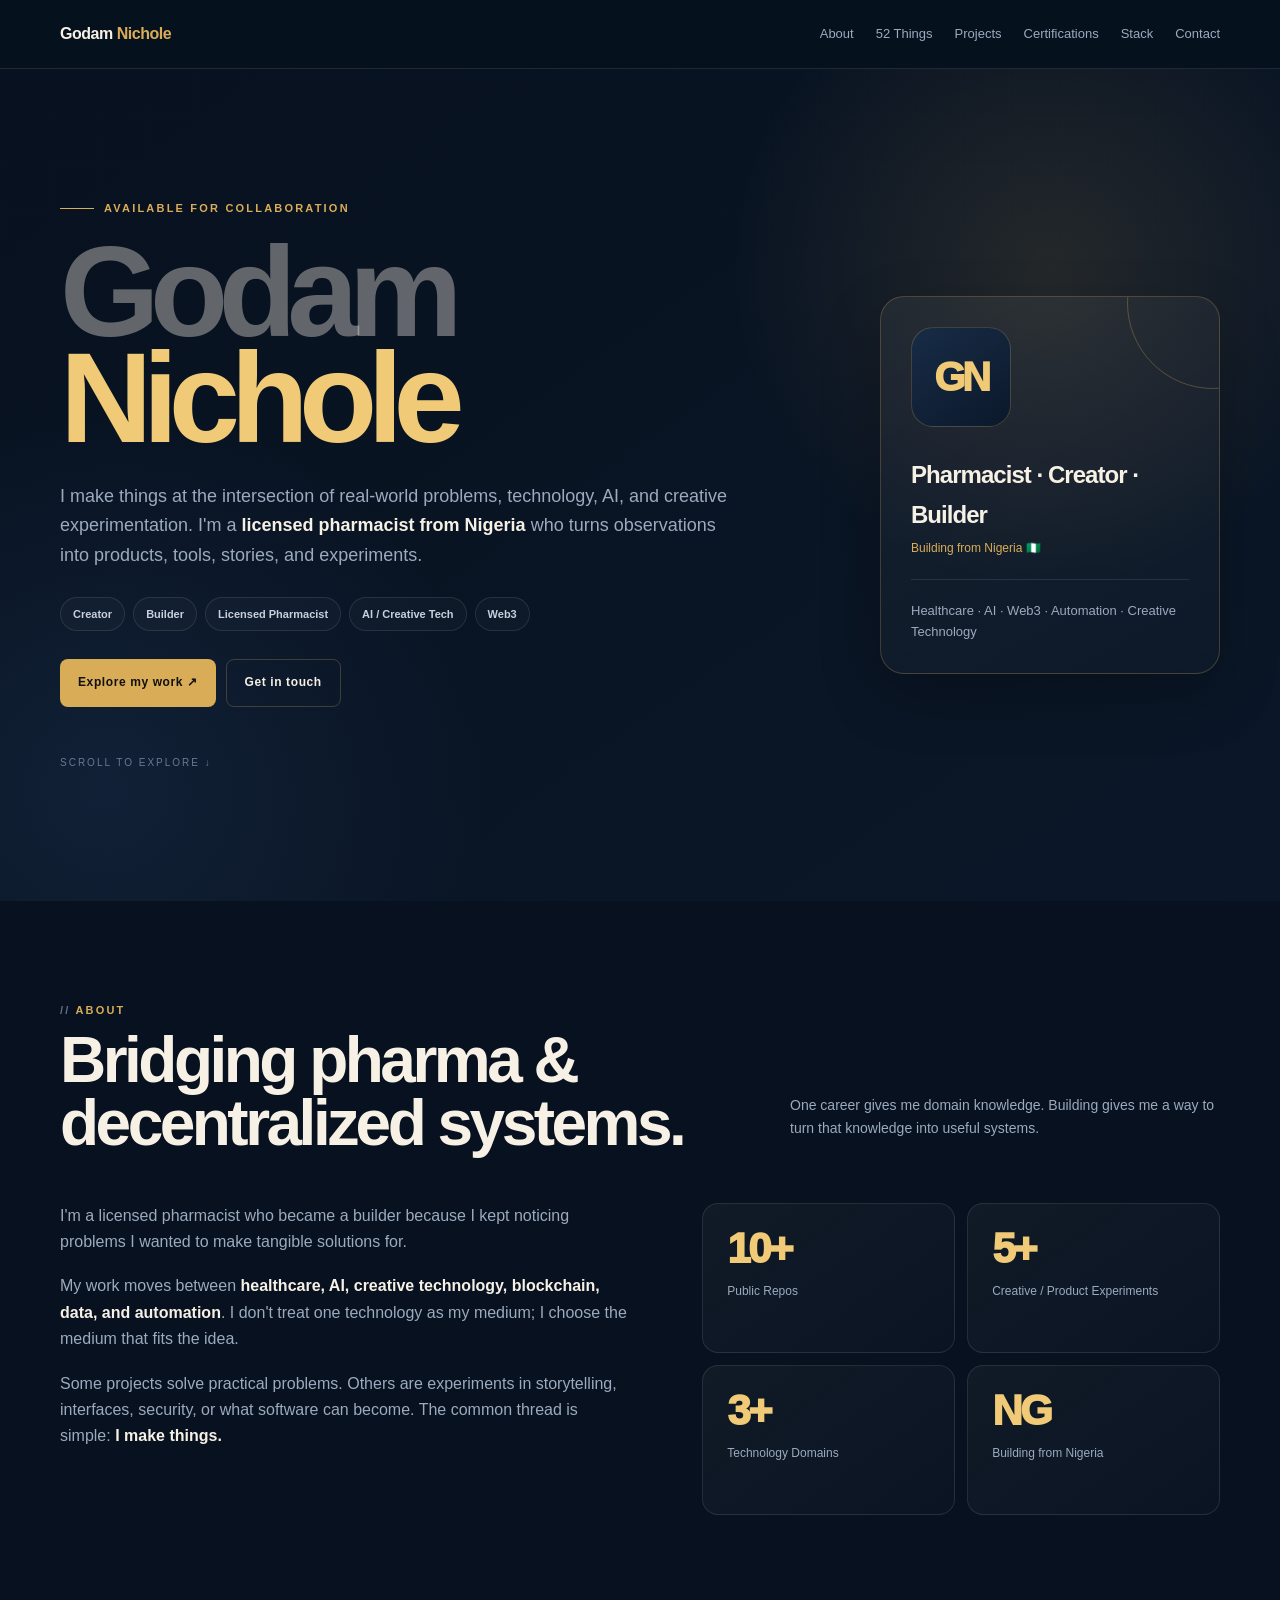
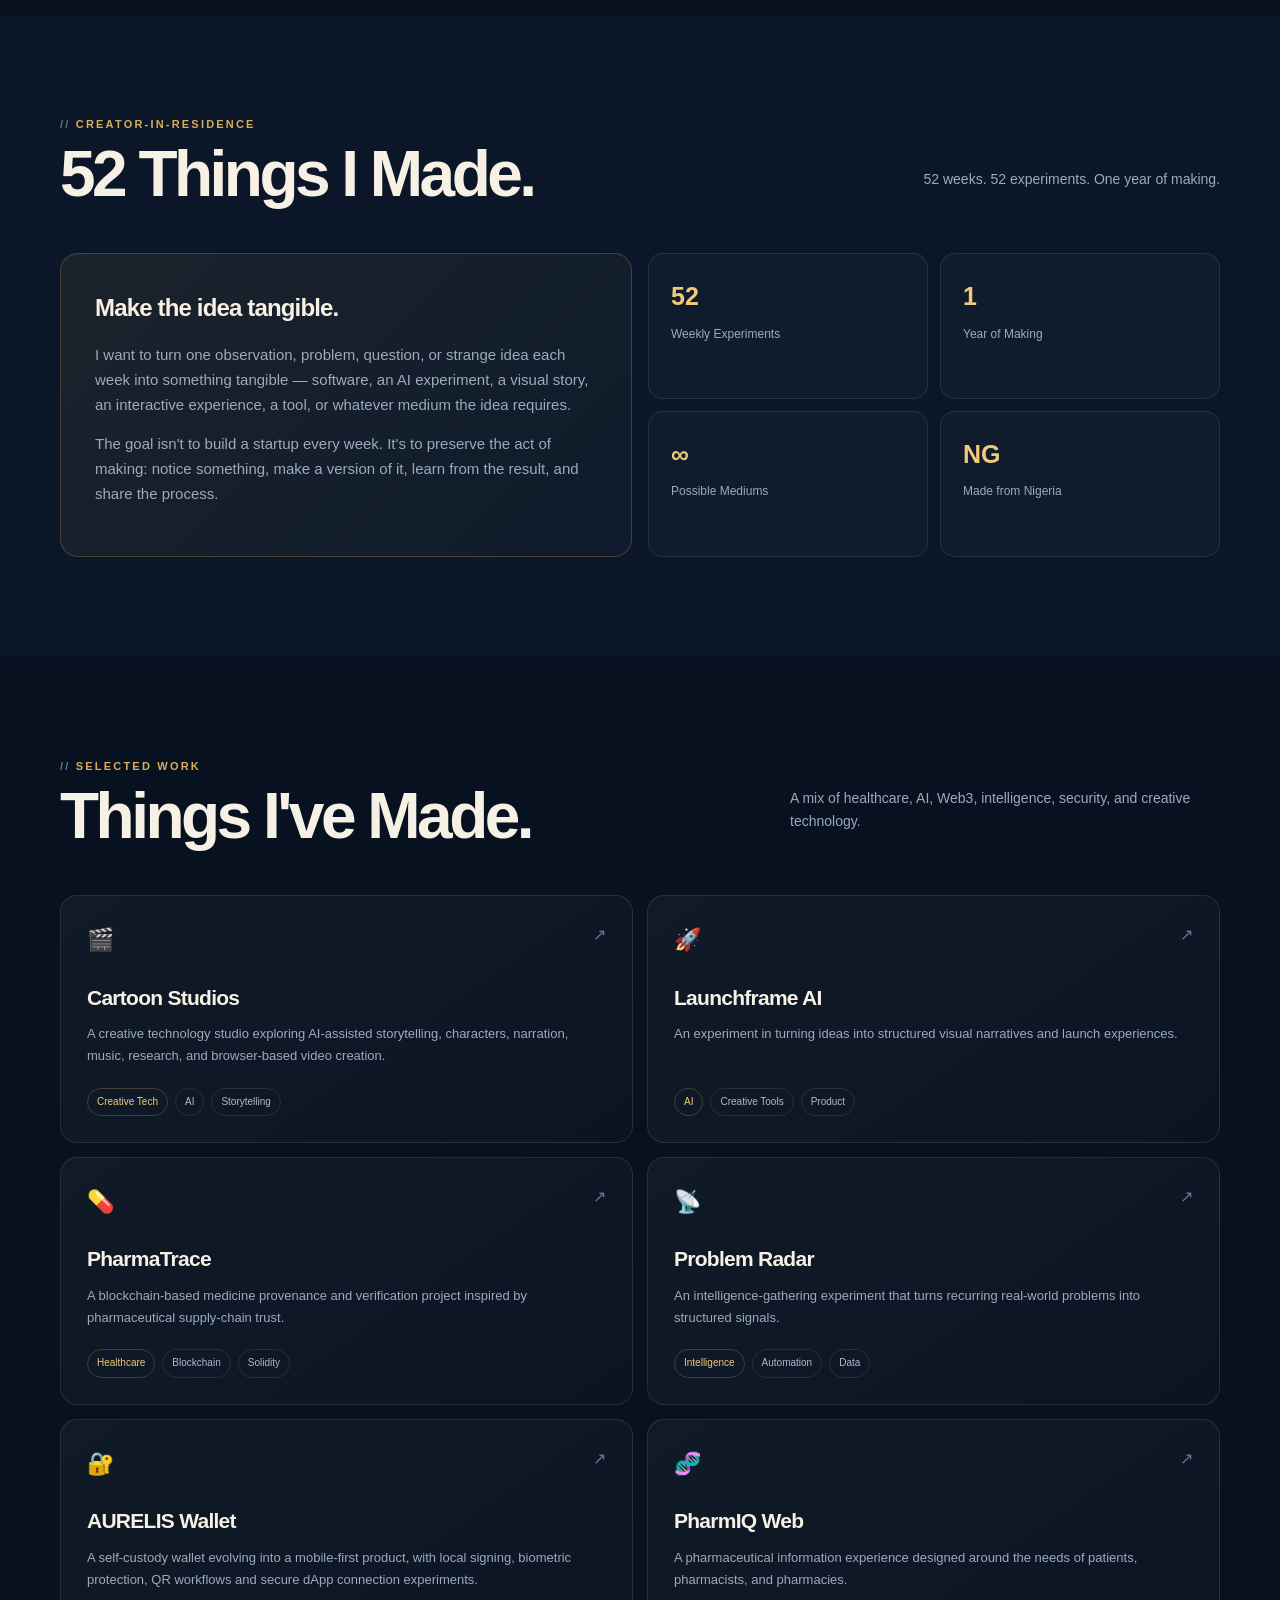
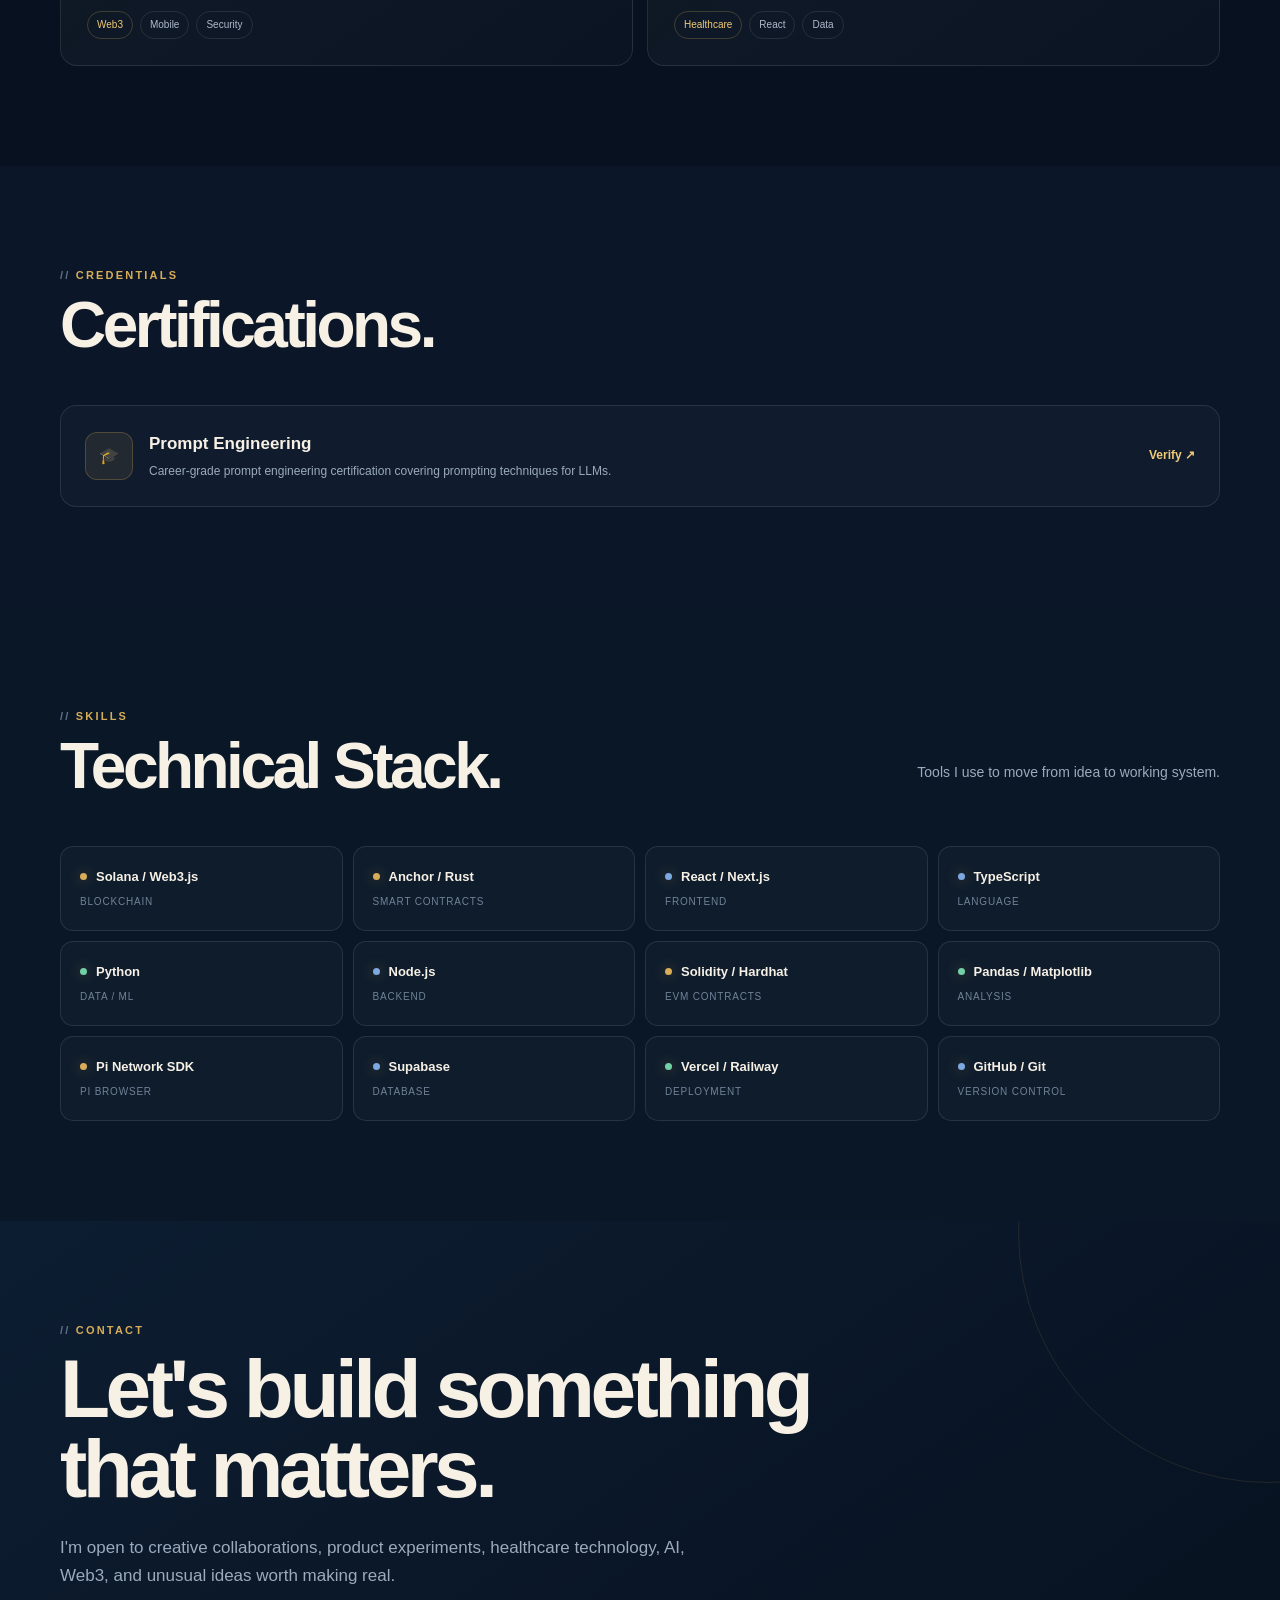
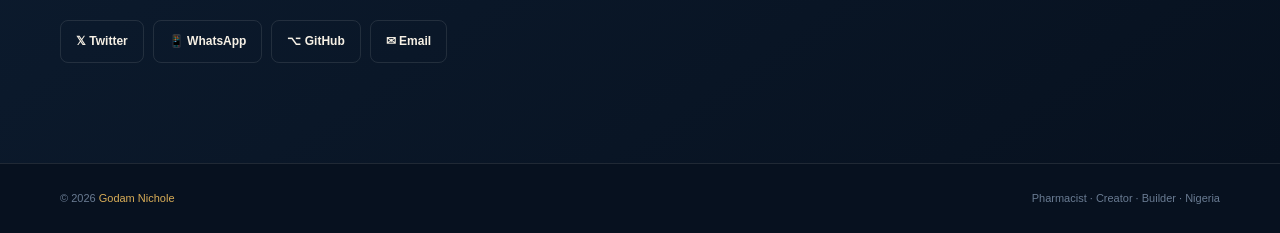
<file: index.html>
<!doctype html>
<html lang="en">
<head>
<!-- Safari-safe: single-file portfolio; no external runtime dependencies. -->
<meta charset="utf-8">
<meta name="viewport" content="width=device-width,initial-scale=1,viewport-fit=cover">
<meta name="theme-color" content="#07111f">
<meta name="description" content="Godam Nichole — Pharmacist, creator and builder working across AI, Web3, automation and healthcare technology.">
<meta name="apple-mobile-web-app-capable" content="yes">
<meta name="apple-mobile-web-app-status-bar-style" content="black-translucent">
<meta name="apple-mobile-web-app-title" content="Godam Nichole">
<title>Godam Nichole — Pharmacist · Creator · Builder</title>
<style>
:root{--bg:#07111f;--bg2:#0b1728;--panel:#0e1d31;--panel2:#12243b;--cream:#f6f0e5;--muted:#9baabd;--gold:#d9ad57;--gold2:#f0ca76;--green:#72d0a6;--blue:#7da8e0;--line:rgba(246,240,229,.105);--line2:rgba(217,173,87,.25);--shadow:0 22px 60px rgba(0,0,0,.24)}
*{box-sizing:border-box}
html{scroll-behavior:smooth;background:var(--bg)}
body{margin:0;background:var(--bg);color:var(--cream);font-family:-apple-system,BlinkMacSystemFont,"Segoe UI",Roboto,Helvetica,Arial,sans-serif;line-height:1.65;-webkit-text-size-adjust:100%;text-rendering:optimizeLegibility}
a{color:inherit;text-decoration:none}
::selection{background:var(--gold);color:#101010}
.skip{position:absolute;left:-9999px}.skip:focus{left:16px;top:16px;z-index:99;background:var(--gold);color:#111;padding:10px 14px;border-radius:7px}
.container{width:min(1160px,calc(100% - 40px));margin:auto}
nav{position:sticky;top:0;z-index:20;border-bottom:1px solid var(--line);background:rgba(7,17,31,.94);-webkit-backdrop-filter:blur(18px);backdrop-filter:blur(18px)}
.nav-inner{width:min(1160px,calc(100% - 40px));min-height:68px;margin:auto;display:flex;align-items:center;justify-content:space-between;gap:24px}
.logo{font-weight:900;letter-spacing:-.03em}.logo em{font-style:normal;color:var(--gold)}
.nav-links{display:flex;gap:22px;list-style:none;margin:0;padding:0;color:var(--muted);font-size:13px}.nav-links a{transition:color .2s ease}.nav-links a:hover{color:var(--gold2)}
.hero{position:relative;overflow:hidden;min-height:calc(100svh - 68px);display:flex;align-items:center;background:radial-gradient(circle at 82% 24%,rgba(217,173,87,.13),transparent 26%),radial-gradient(circle at 8% 86%,rgba(77,123,190,.12),transparent 28%),linear-gradient(145deg,var(--bg),var(--bg2))}
.hero:before{content:"";position:absolute;inset:0;opacity:.24;background-image:linear-gradient(rgba(255,255,255,.025) 1px,transparent 1px),linear-gradient(90deg,rgba(255,255,255,.025) 1px,transparent 1px);background-size:48px 48px;mask-image:linear-gradient(to bottom,black,transparent 82%)}
.hero-inner{position:relative;z-index:1;width:min(1160px,calc(100% - 40px));margin:auto;padding:90px 0;display:grid;grid-template-columns:minmax(0,1.25fr) minmax(260px,.75fr);gap:70px;align-items:center}
.eyebrow{display:flex;align-items:center;gap:10px;color:var(--gold);font-size:11px;font-weight:900;letter-spacing:.2em;text-transform:uppercase}.eyebrow:before{content:"";width:34px;height:1px;background:var(--gold)}
h1{font-size:clamp(62px,10vw,128px);line-height:.83;letter-spacing:-.075em;margin:22px 0 30px;font-weight:900}
.h1-muted{color:rgba(246,240,229,.38)}.h1-gold{color:var(--gold2)}
.hero-copy{max-width:690px;color:var(--muted);font-size:18px}.hero-copy strong{color:var(--cream)}
.roles{display:flex;flex-wrap:wrap;gap:8px;margin:26px 0}.pill{border:1px solid var(--line);background:rgba(255,255,255,.025);padding:7px 12px;border-radius:999px;color:#c7d0dc;font-size:11px;font-weight:700}
.actions{display:flex;flex-wrap:wrap;gap:10px;margin-top:28px}.btn{display:inline-flex;align-items:center;justify-content:center;padding:13px 18px;border-radius:8px;font-size:12px;font-weight:900;letter-spacing:.05em;transition:transform .2s ease,border-color .2s ease,background .2s ease}.btn:hover{transform:translateY(-2px)}.primary{background:var(--gold);color:#111}.primary:hover{background:var(--gold2)}.secondary{border:1px solid var(--line2);color:var(--cream)}
.identity{justify-self:end;width:min(340px,100%);position:relative}.identity-card{position:relative;padding:30px;border:1px solid var(--line2);border-radius:24px;background:linear-gradient(150deg,rgba(255,255,255,.055),rgba(255,255,255,.015));box-shadow:var(--shadow);overflow:hidden}.identity-card:after{content:"";position:absolute;width:170px;height:170px;right:-80px;top:-80px;border-radius:50%;border:1px solid rgba(217,173,87,.3)}
.monogram{width:100px;height:100px;border-radius:22px;display:grid;place-items:center;border:1px solid var(--line2);background:linear-gradient(145deg,#182c47,#0b182a);color:var(--gold2);font-size:40px;font-weight:950;letter-spacing:-.08em;margin-bottom:28px}
.identity-name{font-size:24px;font-weight:900;letter-spacing:-.04em}.identity-role{color:var(--gold);font-size:12px;margin-top:5px}.identity-note{color:var(--muted);font-size:13px;margin-top:20px;padding-top:20px;border-top:1px solid var(--line)}
.scroll-note{margin-top:48px;color:#687991;font-size:10px;letter-spacing:.2em;text-transform:uppercase}
.section{padding:100px 0}.section.alt{background:var(--bg2)}.section.dark2{background:#091727}
.section-head{display:flex;justify-content:space-between;align-items:end;gap:30px;margin-bottom:48px}.section-kicker{color:var(--gold);font-size:11px;font-weight:900;letter-spacing:.2em;text-transform:uppercase}.section-kicker:before{content:"// ";color:#62748b}h2{font-size:clamp(38px,5vw,64px);line-height:.98;letter-spacing:-.055em;margin:10px 0 0;font-weight:900}.section-intro{max-width:430px;color:var(--muted);font-size:14px}
.about-grid{display:grid;grid-template-columns:1.05fr .95fr;gap:70px}.about-text{color:var(--muted);font-size:16px;max-width:650px}.about-text p{margin:0 0 18px}.about-text strong{color:var(--cream)}
.stats{display:grid;grid-template-columns:1fr 1fr;gap:12px}.stat{min-height:150px;padding:24px;border:1px solid var(--line);border-radius:16px;background:linear-gradient(145deg,rgba(255,255,255,.045),rgba(255,255,255,.015))}.stat-num{font-size:42px;line-height:1;color:var(--gold2);font-weight:950;letter-spacing:-.06em}.stat-label{margin-top:12px;color:var(--muted);font-size:12px}
.residency{display:grid;grid-template-columns:1fr 1fr;gap:16px}.manifesto{padding:34px;border:1px solid var(--line2);border-radius:18px;background:linear-gradient(135deg,rgba(217,173,87,.08),rgba(255,255,255,.02))}.manifesto-title{font-size:24px;font-weight:900;letter-spacing:-.035em}.manifesto p{color:var(--muted);font-size:15px}.experiment-grid{display:grid;grid-template-columns:repeat(2,1fr);gap:12px}.experiment{padding:22px;border:1px solid var(--line);border-radius:15px;background:rgba(255,255,255,.025)}.experiment b{font-size:25px;color:var(--gold2)}.experiment span{display:block;color:var(--muted);font-size:12px;margin-top:7px}
.projects-grid{display:grid;grid-template-columns:repeat(2,minmax(0,1fr));gap:14px}.project{position:relative;display:flex;flex-direction:column;min-height:245px;padding:26px;border:1px solid var(--line);border-radius:17px;background:linear-gradient(145deg,rgba(255,255,255,.045),rgba(255,255,255,.015));overflow:hidden;transition:transform .2s ease,border-color .2s ease,background .2s ease}.project:before{content:"";position:absolute;left:0;top:0;width:100%;height:2px;background:linear-gradient(90deg,var(--gold),transparent);transform:scaleX(0);transform-origin:left;transition:transform .25s ease}.project:hover{transform:translateY(-4px);border-color:var(--line2);background:linear-gradient(145deg,rgba(217,173,87,.075),rgba(255,255,255,.02))}.project:hover:before{transform:scaleX(1)}.project-top{display:flex;justify-content:space-between;color:var(--gold);font-size:22px}.arrow{font-size:16px;color:#657992}.project h3{font-size:21px;letter-spacing:-.035em;margin:22px 0 8px}.project p{margin:0;color:var(--muted);font-size:13px;line-height:1.7;flex:1}.tags{display:flex;flex-wrap:wrap;gap:7px;margin-top:20px}.tag{border:1px solid var(--line);padding:5px 9px;border-radius:999px;font-size:10px;color:#aebacc}.tag.gold{color:var(--gold2);border-color:var(--line2)}.tag.live{color:var(--green);border-color:rgba(114,208,166,.25)}
.credentials{display:grid;grid-template-columns:1fr;gap:14px}.credential{display:flex;align-items:center;justify-content:space-between;gap:20px;padding:24px;border:1px solid var(--line);border-radius:16px;background:rgba(255,255,255,.025)}.credential-main{display:flex;align-items:center;gap:16px}.credential-icon{width:48px;height:48px;display:grid;place-items:center;border-radius:12px;background:rgba(217,173,87,.09);border:1px solid var(--line2)}.credential h3{margin:0;font-size:17px}.credential p{margin:4px 0 0;color:var(--muted);font-size:12px}.verify{color:var(--gold2);font-size:12px;font-weight:900}
.stack-list{display:grid;grid-template-columns:repeat(4,1fr);gap:10px}.stack-item{padding:19px;border:1px solid var(--line);border-radius:13px;background:rgba(255,255,255,.025)}.stack-top{display:flex;align-items:center;gap:9px}.dot{width:7px;height:7px;border-radius:50%;background:var(--gold);box-shadow:0 0 14px rgba(217,173,87,.45)}.dot.blue{background:var(--blue)}.dot.green{background:var(--green)}.stack-name{font-weight:800;font-size:13px}.stack-sub{color:#718299;font-size:10px;margin-top:7px;text-transform:uppercase;letter-spacing:.08em}
.contact{position:relative;overflow:hidden;background:linear-gradient(145deg,#0d1d31,#07111f)}.contact:before{content:"";position:absolute;width:500px;height:500px;right:-240px;top:-240px;border:1px solid rgba(217,173,87,.12);border-radius:50%}.contact-content{position:relative;z-index:1;max-width:800px}.contact h2{font-size:clamp(45px,7vw,82px)}.contact-copy{color:var(--muted);font-size:17px;max-width:650px;margin:24px 0 30px}.contact-links{display:flex;flex-wrap:wrap;gap:9px}.contact-link{border:1px solid var(--line);border-radius:8px;padding:11px 15px;font-size:12px;font-weight:800;transition:border-color .2s ease,color .2s ease}.contact-link:hover{border-color:var(--gold);color:var(--gold2)}
footer{border-top:1px solid var(--line);padding:25px 0;color:#697b92;font-size:11px}.footer-inner{display:flex;justify-content:space-between;gap:20px}.footer-gold{color:var(--gold)}
@media(max-width:850px){.hero-inner,.about-grid,.residency{grid-template-columns:1fr}.identity{justify-self:start;max-width:360px}.section-head{display:block}.section-intro{margin-top:15px}.stack-list{grid-template-columns:repeat(2,1fr)}}
@media(max-width:650px){.container,.nav-inner,.hero-inner{width:min(100% - 28px,1160px)}.nav-inner{min-height:60px}.nav-links{display:none}.hero{min-height:auto}.hero-inner{padding:70px 0}.hero-copy{font-size:16px}h1{font-size:clamp(58px,18vw,90px)}.identity{width:100%}.section{padding:72px 0}.projects-grid{grid-template-columns:1fr}.stats{gap:9px}.stat{min-height:125px;padding:18px}.stat-num{font-size:34px}.experiment-grid{grid-template-columns:1fr 1fr}.stack-list{grid-template-columns:1fr 1fr}.credential{align-items:flex-start;flex-direction:column}.footer-inner{flex-direction:column}.scroll-note{margin-top:35px}}
@media(max-width:390px){.container,.nav-inner,.hero-inner{width:calc(100% - 24px)}.experiment-grid,.stack-list{grid-template-columns:1fr}.actions{flex-direction:column}.btn{width:100%}}
@media(prefers-reduced-motion:reduce){html{scroll-behavior:auto}.project,.btn,.project:before{transition:none}}
</style>
</head>
<body>
<a class="skip" href="#main">Skip to content</a>
<nav><div class="nav-inner"><a class="logo" href="#">Godam <em>Nichole</em></a><ul class="nav-links"><li><a href="#about">About</a></li><li><a href="#residency">52 Things</a></li><li><a href="#projects">Projects</a></li><li><a href="#certifications">Certifications</a></li><li><a href="#stack">Stack</a></li><li><a href="#contact">Contact</a></li></ul></div></nav>

<main id="main">
<header class="hero"><div class="hero-inner">
<div><div class="eyebrow">Available for collaboration</div><h1><span class="h1-muted">Godam</span><br><span class="h1-gold">Nichole</span></h1><p class="hero-copy">I make things at the intersection of real-world problems, technology, AI, and creative experimentation. I'm a <strong>licensed pharmacist from Nigeria</strong> who turns observations into products, tools, stories, and experiments.</p><div class="roles"><span class="pill">Creator</span><span class="pill">Builder</span><span class="pill">Licensed Pharmacist</span><span class="pill">AI / Creative Tech</span><span class="pill">Web3</span></div><div class="actions"><a class="btn primary" href="#projects">Explore my work ↗</a><a class="btn secondary" href="#contact">Get in touch</a></div><div class="scroll-note">Scroll to explore ↓</div></div>
<div class="identity"><div class="identity-card"><div class="monogram">GN</div><div class="identity-name">Pharmacist · Creator · Builder</div><div class="identity-role">Building from Nigeria 🇳🇬</div><div class="identity-note">Healthcare · AI · Web3 · Automation · Creative Technology</div></div></div>
</div></header>

<section class="section" id="about"><div class="container"><div class="section-head"><div><div class="section-kicker">About</div><h2>Bridging pharma &amp;<br>decentralized systems.</h2></div><p class="section-intro">One career gives me domain knowledge. Building gives me a way to turn that knowledge into useful systems.</p></div><div class="about-grid"><div class="about-text"><p>I'm a licensed pharmacist who became a builder because I kept noticing problems I wanted to make tangible solutions for.</p><p>My work moves between <strong>healthcare, AI, creative technology, blockchain, data, and automation</strong>. I don't treat one technology as my medium; I choose the medium that fits the idea.</p><p>Some projects solve practical problems. Others are experiments in storytelling, interfaces, security, or what software can become. The common thread is simple: <strong>I make things.</strong></p></div><div class="stats"><div class="stat"><div class="stat-num">10+</div><div class="stat-label">Public Repos</div></div><div class="stat"><div class="stat-num">5+</div><div class="stat-label">Creative / Product Experiments</div></div><div class="stat"><div class="stat-num">3+</div><div class="stat-label">Technology Domains</div></div><div class="stat"><div class="stat-num">NG</div><div class="stat-label">Building from Nigeria</div></div></div></div></div></section>

<section class="section alt" id="residency"><div class="container"><div class="section-head"><div><div class="section-kicker">Creator-in-Residence</div><h2>52 Things I Made.</h2></div><p class="section-intro">52 weeks. 52 experiments. One year of making.</p></div><div class="residency"><div class="manifesto"><div class="manifesto-title">Make the idea tangible.</div><p>I want to turn one observation, problem, question, or strange idea each week into something tangible — software, an AI experiment, a visual story, an interactive experience, a tool, or whatever medium the idea requires.</p><p>The goal isn't to build a startup every week. It's to preserve the act of making: notice something, make a version of it, learn from the result, and share the process.</p></div><div class="experiment-grid"><div class="experiment"><b>52</b><span>Weekly Experiments</span></div><div class="experiment"><b>1</b><span>Year of Making</span></div><div class="experiment"><b>∞</b><span>Possible Mediums</span></div><div class="experiment"><b>NG</b><span>Made from Nigeria</span></div></div></div></div></section>

<section class="section" id="projects"><div class="container"><div class="section-head"><div><div class="section-kicker">Selected Work</div><h2>Things I've Made.</h2></div><p class="section-intro">A mix of healthcare, AI, Web3, intelligence, security, and creative technology.</p></div><div class="projects-grid">
<a class="project" href="https://github.com/jbnikky13/cartoon-studios"><div class="project-top">🎬 <span class="arrow">↗</span></div><h3>Cartoon Studios</h3><p>A creative technology studio exploring AI-assisted storytelling, characters, narration, music, research, and browser-based video creation.</p><div class="tags"><span class="tag gold">Creative Tech</span><span class="tag">AI</span><span class="tag">Storytelling</span></div></a>
<a class="project" href="https://github.com/jbnikky13/launchframe-ai"><div class="project-top">🚀 <span class="arrow">↗</span></div><h3>Launchframe AI</h3><p>An experiment in turning ideas into structured visual narratives and launch experiences.</p><div class="tags"><span class="tag gold">AI</span><span class="tag">Creative Tools</span><span class="tag">Product</span></div></a>
<a class="project" href="https://github.com/jbnikky13/pharmatrace"><div class="project-top">💊 <span class="arrow">↗</span></div><h3>PharmaTrace</h3><p>A blockchain-based medicine provenance and verification project inspired by pharmaceutical supply-chain trust.</p><div class="tags"><span class="tag gold">Healthcare</span><span class="tag">Blockchain</span><span class="tag">Solidity</span></div></a>
<a class="project" href="https://github.com/jbnikky13/problem-radar"><div class="project-top">📡 <span class="arrow">↗</span></div><h3>Problem Radar</h3><p>An intelligence-gathering experiment that turns recurring real-world problems into structured signals.</p><div class="tags"><span class="tag gold">Intelligence</span><span class="tag">Automation</span><span class="tag">Data</span></div></a>
<a class="project" href="https://github.com/jbnikky13/aurelis-wallet"><div class="project-top">🔐 <span class="arrow">↗</span></div><h3>AURELIS Wallet</h3><p>A self-custody wallet evolving into a mobile-first product, with local signing, biometric protection, QR workflows and secure dApp connection experiments.</p><div class="tags"><span class="tag gold">Web3</span><span class="tag">Mobile</span><span class="tag">Security</span></div></a>
<a class="project" href="https://github.com/jbnikky13/pharm-iq-web"><div class="project-top">🧬 <span class="arrow">↗</span></div><h3>PharmIQ Web</h3><p>A pharmaceutical information experience designed around the needs of patients, pharmacists, and pharmacies.</p><div class="tags"><span class="tag gold">Healthcare</span><span class="tag">React</span><span class="tag">Data</span></div></a>
</div></div></section>

<section class="section alt" id="certifications"><div class="container"><div class="section-head"><div><div class="section-kicker">Credentials</div><h2>Certifications.</h2></div></div><div class="credentials"><a class="credential" href="https://www.prompten.xyz/verify/PE-MTBAY3M6KXNT1BRFMBNX1GTG08"><div class="credential-main"><div class="credential-icon">🎓</div><div><h3>Prompt Engineering</h3><p>Career-grade prompt engineering certification covering prompting techniques for LLMs.</p></div></div><span class="verify">Verify ↗</span></a></div></div></section>

<section class="section dark2" id="stack"><div class="container"><div class="section-head"><div><div class="section-kicker">Skills</div><h2>Technical Stack.</h2></div><p class="section-intro">Tools I use to move from idea to working system.</p></div><div class="stack-list"><div class="stack-item"><div class="stack-top"><i class="dot"></i><span class="stack-name">Solana / Web3.js</span></div><div class="stack-sub">Blockchain</div></div><div class="stack-item"><div class="stack-top"><i class="dot"></i><span class="stack-name">Anchor / Rust</span></div><div class="stack-sub">Smart Contracts</div></div><div class="stack-item"><div class="stack-top"><i class="dot blue"></i><span class="stack-name">React / Next.js</span></div><div class="stack-sub">Frontend</div></div><div class="stack-item"><div class="stack-top"><i class="dot blue"></i><span class="stack-name">TypeScript</span></div><div class="stack-sub">Language</div></div><div class="stack-item"><div class="stack-top"><i class="dot green"></i><span class="stack-name">Python</span></div><div class="stack-sub">Data / ML</div></div><div class="stack-item"><div class="stack-top"><i class="dot blue"></i><span class="stack-name">Node.js</span></div><div class="stack-sub">Backend</div></div><div class="stack-item"><div class="stack-top"><i class="dot"></i><span class="stack-name">Solidity / Hardhat</span></div><div class="stack-sub">EVM Contracts</div></div><div class="stack-item"><div class="stack-top"><i class="dot green"></i><span class="stack-name">Pandas / Matplotlib</span></div><div class="stack-sub">Analysis</div></div><div class="stack-item"><div class="stack-top"><i class="dot"></i><span class="stack-name">Pi Network SDK</span></div><div class="stack-sub">Pi Browser</div></div><div class="stack-item"><div class="stack-top"><i class="dot blue"></i><span class="stack-name">Supabase</span></div><div class="stack-sub">Database</div></div><div class="stack-item"><div class="stack-top"><i class="dot green"></i><span class="stack-name">Vercel / Railway</span></div><div class="stack-sub">Deployment</div></div><div class="stack-item"><div class="stack-top"><i class="dot blue"></i><span class="stack-name">GitHub / Git</span></div><div class="stack-sub">Version Control</div></div></div></div></section>

<section class="section contact" id="contact"><div class="container"><div class="contact-content"><div class="section-kicker">Contact</div><h2>Let's build something<br>that matters.</h2><p class="contact-copy">I'm open to creative collaborations, product experiments, healthcare technology, AI, Web3, and unusual ideas worth making real.</p><div class="contact-links"><a class="contact-link" href="https://x.com/Vibeholder">𝕏 Twitter</a><a class="contact-link" href="https://wa.me/2348189963607">📱 WhatsApp</a><a class="contact-link" href="https://github.com/jbnikky13">⌥ GitHub</a><a class="contact-link" href="mailto:godamsorbari13@gmail.com">✉ Email</a></div></div></div></section>
</main>
<footer><div class="container footer-inner"><span>© 2026 <span class="footer-gold">Godam Nichole</span></span><span>Pharmacist · Creator · Builder · Nigeria</span></div></footer>
</body>
</html>
</file>
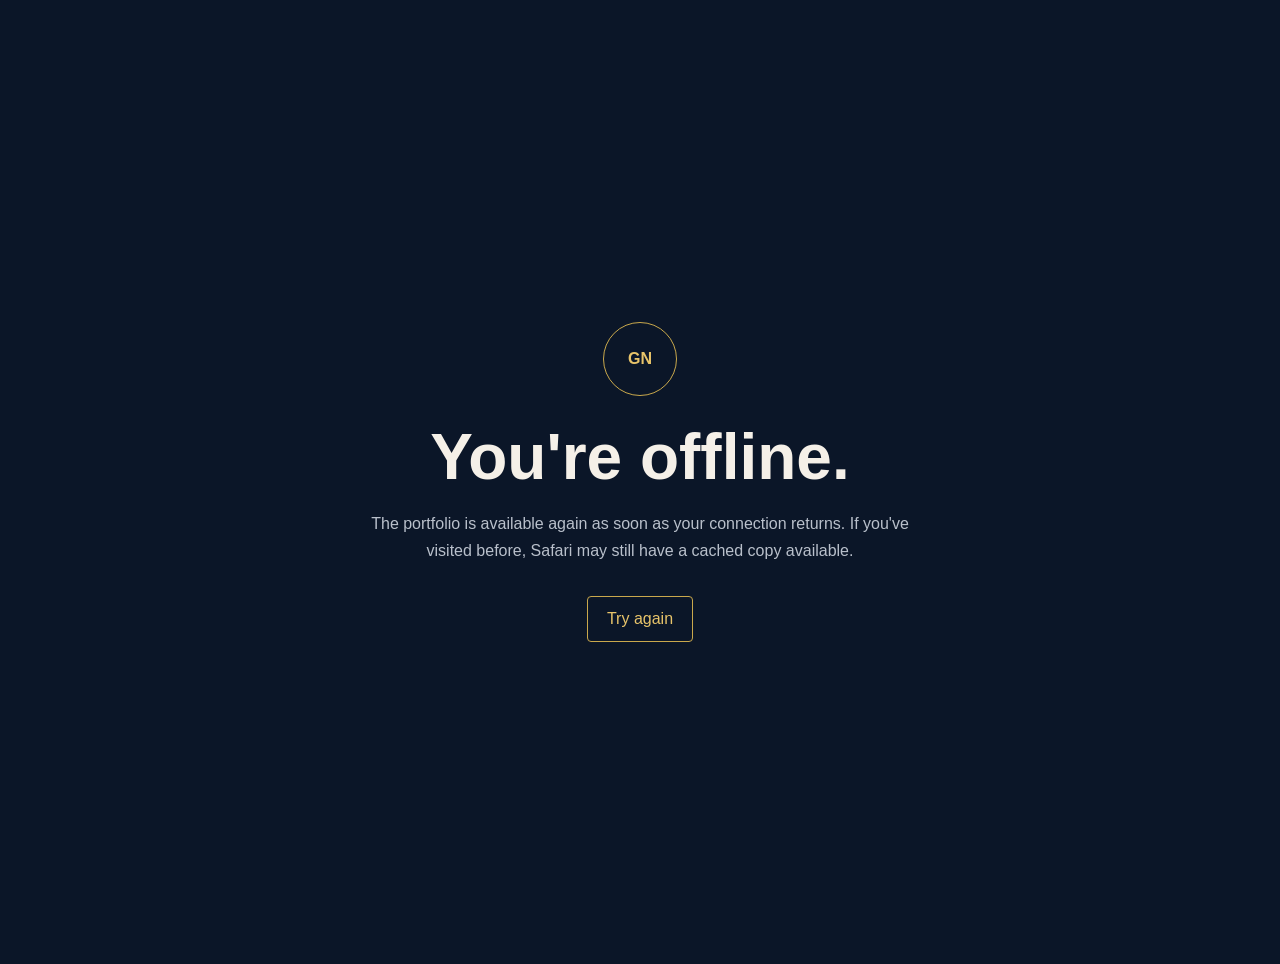
<file: offline.html>
<!doctype html>
<html lang="en">
<head>
<meta charset="utf-8">
<meta name="viewport" content="width=device-width,initial-scale=1,viewport-fit=cover">
<meta name="theme-color" content="#0b1628">
<title>Offline · Godam Nichole</title>
<style>
html,body{margin:0;min-height:100%;background:#0b1628;color:#f5f0e8;font-family:-apple-system,BlinkMacSystemFont,"Segoe UI",sans-serif}
main{min-height:100vh;display:grid;place-items:center;padding:2rem;text-align:center}
.card{max-width:560px}.mark{width:72px;height:72px;margin:0 auto 1.5rem;border:1px solid #c9a84c;border-radius:50%;display:grid;place-items:center;color:#e8c46a;font-weight:700}
h1{font-size:clamp(2rem,8vw,4rem);margin:.2rem 0 1rem}p{line-height:1.7;color:#b9c0cb}
a{display:inline-block;margin-top:1rem;padding:.8rem 1.2rem;border:1px solid #c9a84c;color:#e8c46a;text-decoration:none;border-radius:4px}
</style>
</head>
<body><main><section class="card"><div class="mark">GN</div><h1>You're offline.</h1><p>The portfolio is available again as soon as your connection returns. If you've visited before, Safari may still have a cached copy available.</p><a href="./">Try again</a></section></main></body>
</html>
</file>
